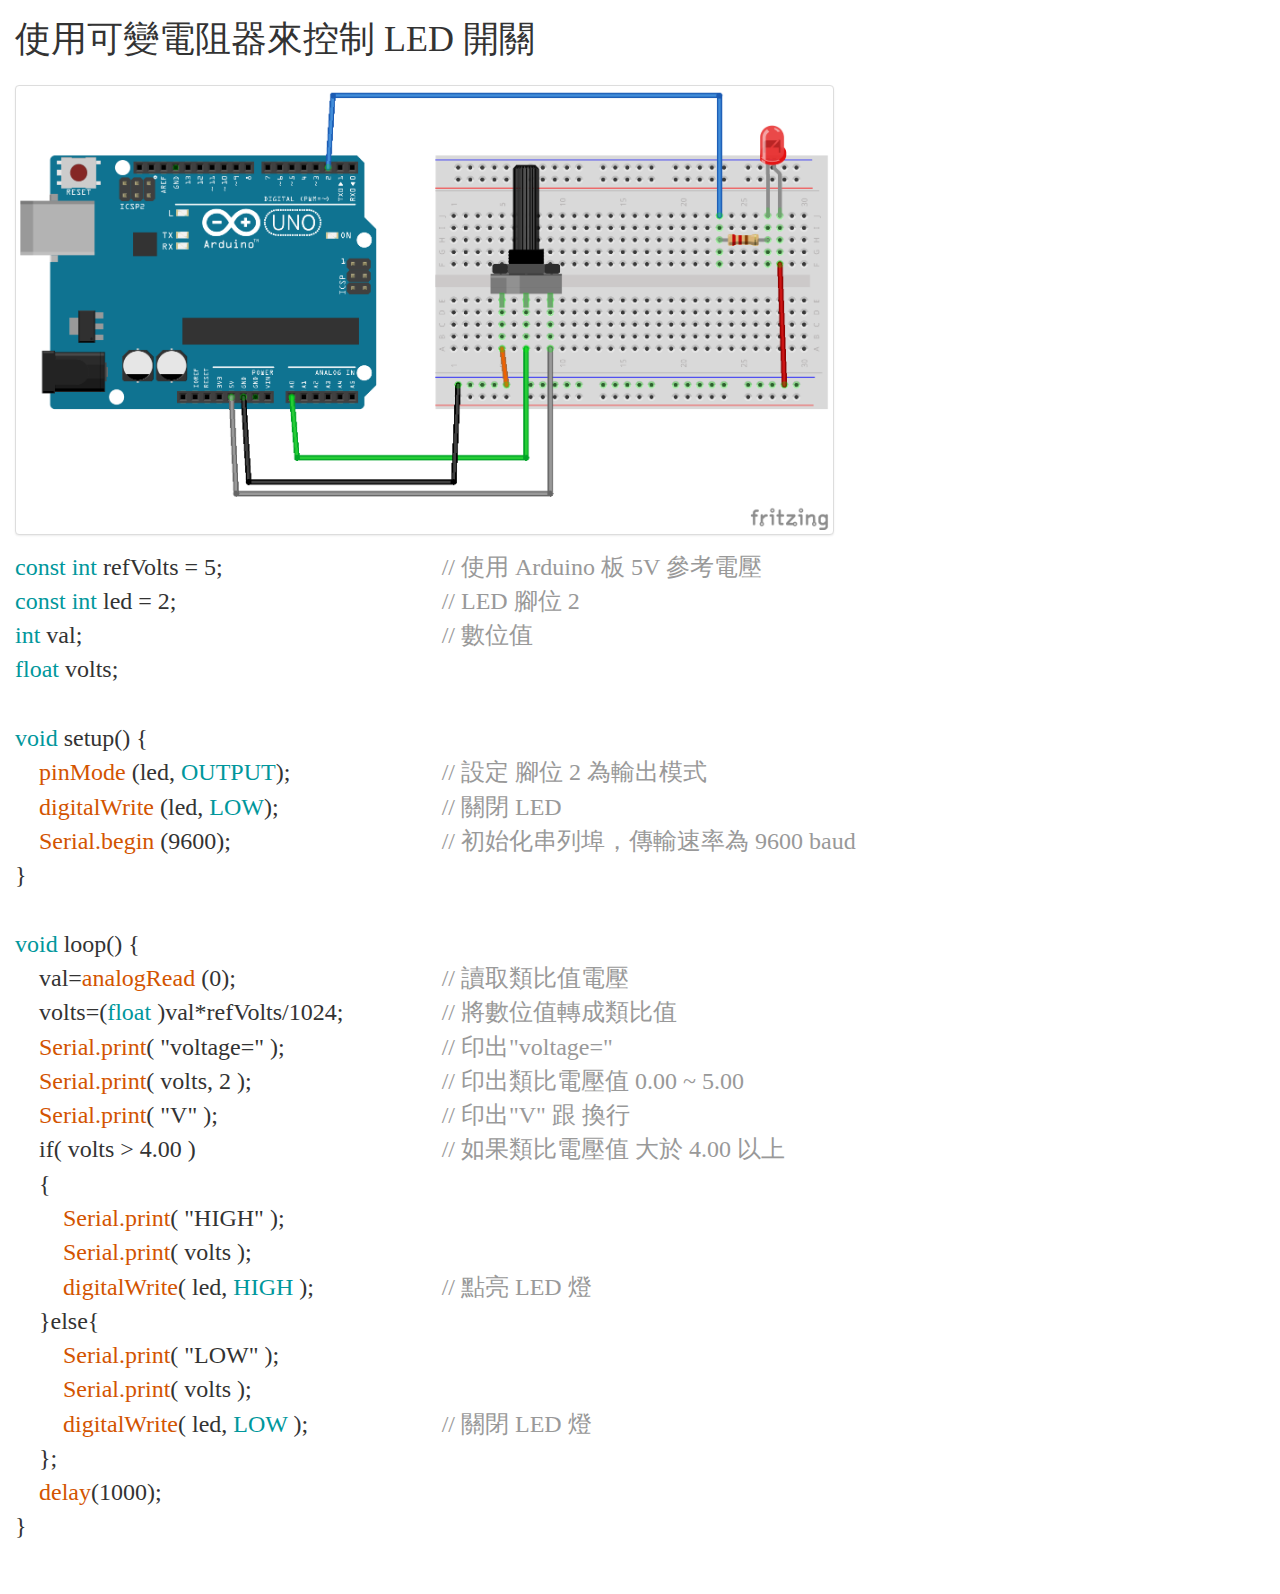
<file: Arduino/HtmlPage.html>
﻿<!DOCTYPE html>
<html xmlns="http://www.w3.org/1999/xhtml">
<head>
    <meta http-equiv="Content-Type" content="text/html; charset=utf-8" />
    <title>Arduino</title>
    <link href="css/bootstrap.min.css" rel="stylesheet" />
    <link href="css/bootstrap-theme.min.css" rel="stylesheet" />
    <script src="js/bootstrap.min.js"></script>
    <script src="js/jquery.min.js"></script>
    <style>
        body {
            font-family: Microsoft JhengHei;
            font-size: 24px;
        }

        span.a {
            color: #00979c;
        }

        span.c {
            color: #999999;
        }

        span.d {
            color: #d35400;
        }
    </style>
</head>
<body>
    <div class="container-fluid">
        <h1>使用可變電阻器來控制 LED 開關</h1>
        <div style="height: 15px"></div>
        <img src="img/001.png" style="height: 450px" class="img-thumbnail" />
        <div style="height: 15px"></div>
        <div class="row">
            <div class="col-md-4"><span class="a">const int </span><span class="b">refVolts = 5;</span></div>
            <div class="col-md-8"><span class="c">// 使用 Arduino 板 5V 參考電壓</span></div>
        </div>
        <div class="row">
            <div class="col-md-4"><span class="a">const int </span><span class="b">led = 2;</span></div>
            <div class="col-md-8"><span class="c">// LED 腳位 2</span></div>
        </div>
        <div class="row">
            <div class="col-md-4"><span class="a">int </span><span class="b">val;</span></div>
            <div class="col-md-8"><span class="c">// 數位值</span></div>
        </div>
        <div class="row">
            <div class="col-md-4"><span class="a">float </span>volts;</div>
            <div class="col-md-8"></div>
        </div>
        <div class="row">
            <div class="col-md-4">&nbsp;</div>
            <div class="col-md-8">&nbsp;</div>
        </div>
        <div class="row">
            <div class="col-md-4"><span class="a">void </span>setup() {</div>
            <div class="col-md-8"></div>
        </div>
        <div class="row">
            <div class="col-md-4"><span class="d">&nbsp;&nbsp;&nbsp;&nbsp;pinMode </span>(led, <span class="a">OUTPUT</span>);</div>
            <div class="col-md-8"><span class="c">// 設定 腳位 2 為輸出模式</span></div>
        </div>
        <div class="row">
            <div class="col-md-4"><span class="d">&nbsp;&nbsp;&nbsp;&nbsp;digitalWrite </span>(led, <span class="a">LOW</span>);</div>
            <div class="col-md-8"><span class="c">// 關閉 LED</span></div>
        </div>
        <div class="row">
            <div class="col-md-4"><span class="d">&nbsp;&nbsp;&nbsp;&nbsp;Serial.begin </span>(9600);</div>
            <div class="col-md-8"><span class="c">// 初始化串列埠，傳輸速率為 9600 baud</span></div>
        </div>
        <div class="row">
            <div class="col-md-4">}</div>
            <div class="col-md-8"></div>
        </div>
        <div class="row">
            <div class="col-md-4">&nbsp;</div>
            <div class="col-md-8">&nbsp;</div>
        </div>
        <div class="row">
            <div class="col-md-4"><span class="a">void </span>loop() {</div>
            <div class="col-md-8"></div>
        </div>
        <div class="row">
            <div class="col-md-4">&nbsp;&nbsp;&nbsp;&nbsp;val=<span class="d">analogRead </span>(0); </div>
            <div class="col-md-8"><span class="c">// 讀取類比值電壓</span></div>
        </div>
        <div class="row">
            <div class="col-md-4">&nbsp;&nbsp;&nbsp;&nbsp;volts=(<span class="a">float </span>)val*refVolts/1024; </div>
            <div class="col-md-8"><span class="c">// 將數位值轉成類比值</span></div>
        </div>
        <div class="row">
            <div class="col-md-4">&nbsp;&nbsp;&nbsp;&nbsp;<span class="d">Serial.print</span>( "voltage=" );</div>
            <div class="col-md-8"><span class="c">// 印出"voltage="</span></div>
        </div>
        <div class="row">
            <div class="col-md-4">&nbsp;&nbsp;&nbsp;&nbsp;<span class="d">Serial.print</span>( volts, 2 );</div>
            <div class="col-md-8"><span class="c">// 印出類比電壓值 0.00 ~ 5.00</span></div>
        </div>
        <div class="row">
            <div class="col-md-4">&nbsp;&nbsp;&nbsp;&nbsp;<span class="d">Serial.print</span>( "V" );</div>
            <div class="col-md-8"><span class="c">// 印出"V" 跟 換行</span></div>
        </div>
        <div class="row">
            <div class="col-md-4">&nbsp;&nbsp;&nbsp;&nbsp;if( volts > 4.00 )</div>
            <div class="col-md-8"><span class="c">// 如果類比電壓值 大於 4.00 以上</span></div>
        </div>
        <div class="row">
            <div class="col-md-4">&nbsp;&nbsp;&nbsp;&nbsp;{</div>
            <div class="col-md-8"></div>
        </div>
        <div class="row">
            <div class="col-md-4">&nbsp;&nbsp;&nbsp;&nbsp;&nbsp;&nbsp;&nbsp;&nbsp;<span class="d">Serial.print</span>( "HIGH" );</div>
            <div class="col-md-8"></div>
        </div>
        <div class="row">
            <div class="col-md-4">&nbsp;&nbsp;&nbsp;&nbsp;&nbsp;&nbsp;&nbsp;&nbsp;<span class="d">Serial.print</span>( volts );</div>
            <div class="col-md-8"></div>
        </div>
        <div class="row">
            <div class="col-md-4">&nbsp;&nbsp;&nbsp;&nbsp;&nbsp;&nbsp;&nbsp;&nbsp;<span class="d">digitalWrite</span>( led, <span class="a">HIGH</span> );</div>
            <div class="col-md-8"><span class="c">// 點亮 LED 燈</span></div>
        </div>
        <div class="row">
            <div class="col-md-4">&nbsp;&nbsp;&nbsp;&nbsp;}else{</div>
            <div class="col-md-8"><span class="c"></span></div>
        </div>
        <div class="row">
            <div class="col-md-4">&nbsp;&nbsp;&nbsp;&nbsp;&nbsp;&nbsp;&nbsp;&nbsp;<span class="d">Serial.print</span>( "LOW" );</div>
            <div class="col-md-8"></div>
        </div>
        <div class="row">
            <div class="col-md-4">&nbsp;&nbsp;&nbsp;&nbsp;&nbsp;&nbsp;&nbsp;&nbsp;<span class="d">Serial.print</span>( volts );</div>
            <div class="col-md-8"></div>
        </div>
        <div class="row">
            <div class="col-md-4">&nbsp;&nbsp;&nbsp;&nbsp;&nbsp;&nbsp;&nbsp;&nbsp;<span class="d">digitalWrite</span>( led, <span class="a">LOW</span> );</div>
            <div class="col-md-8"><span class="c">// 關閉 LED 燈</span></div>
        </div>
        <div class="row">
            <div class="col-md-4">&nbsp;&nbsp;&nbsp;&nbsp;};</div>
            <div class="col-md-8"><span class="c"></span></div>
        </div>
        <div class="row">
            <div class="col-md-4">&nbsp;&nbsp;&nbsp;&nbsp;<span class="d">delay</span>(1000);</div>
            <div class="col-md-8"><span class="c"></span></div>
        </div>
        <div class="row">
            <div class="col-md-4">}</div>
            <div class="col-md-8"><span class="c"></span></div>
        </div>
    </div>
    <div style="height: 50px"></div>
</body>
</html>
</file>
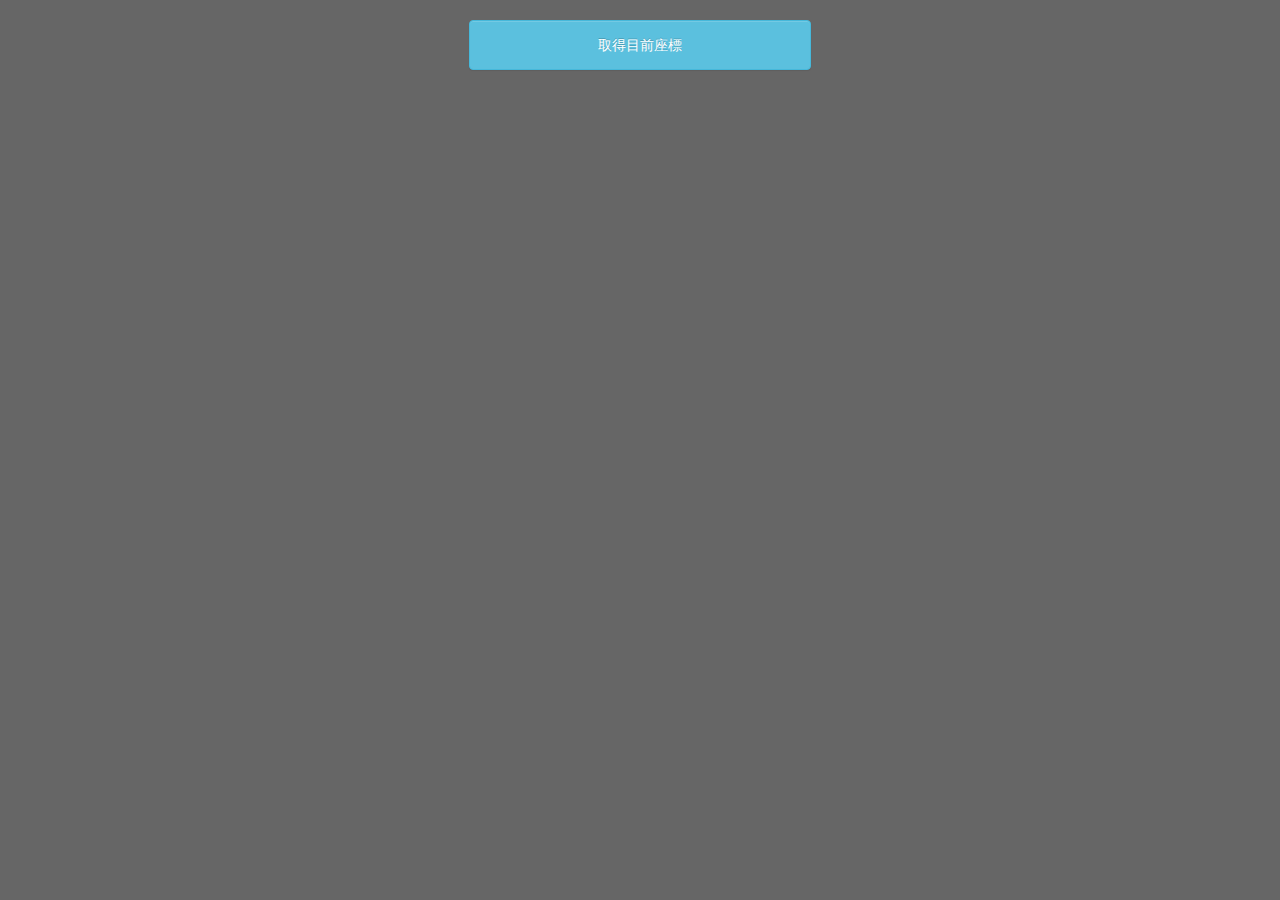
<file: demo/HtmlPage.html>
﻿<!DOCTYPE html>
<html xmlns="http://www.w3.org/1999/xhtml">
<head>
    <meta http-equiv="Content-Type" content="text/html; charset=utf-8" />
    <title></title>
</head>
<body style="background-color: #666666;">
    <form id="form1">
        <link href="css/bootstrap-theme.min.css" rel="stylesheet" />
        <link href="css/bootstrap.min.css" rel="stylesheet" />
        <script src="js/bootstrap.min.js"></script>
        <script src="js/jquery.min.js"></script>
        <script src="js/JavaScript.js"></script>
        <style>
            button {
                height: 50px;
                width: 30%;
                font-size: larger;
            }
        </style>
        <div class="container">
            <div class="row">
                <div class="col-sm-12" style="height: 20px"></div>
                <div class="col-sm-12" style="text-align: center">
                    <button type="button" class="btn btn-info" onclick="getLocation()">取得目前座標</button>
                </div>
                <div class="col-sm-12" style="height: 20px"></div>
                <div class="col-sm-12" id="map"></div>
                <div class="col-sm-12" style="height: 20px"></div>
                <div class="col-sm-12" id="location" style="text-align: center; font-size: 20px; color: #FFFFFF"></div>
            </div>
        </div>
    </form>
</body>
</html>
</file>
